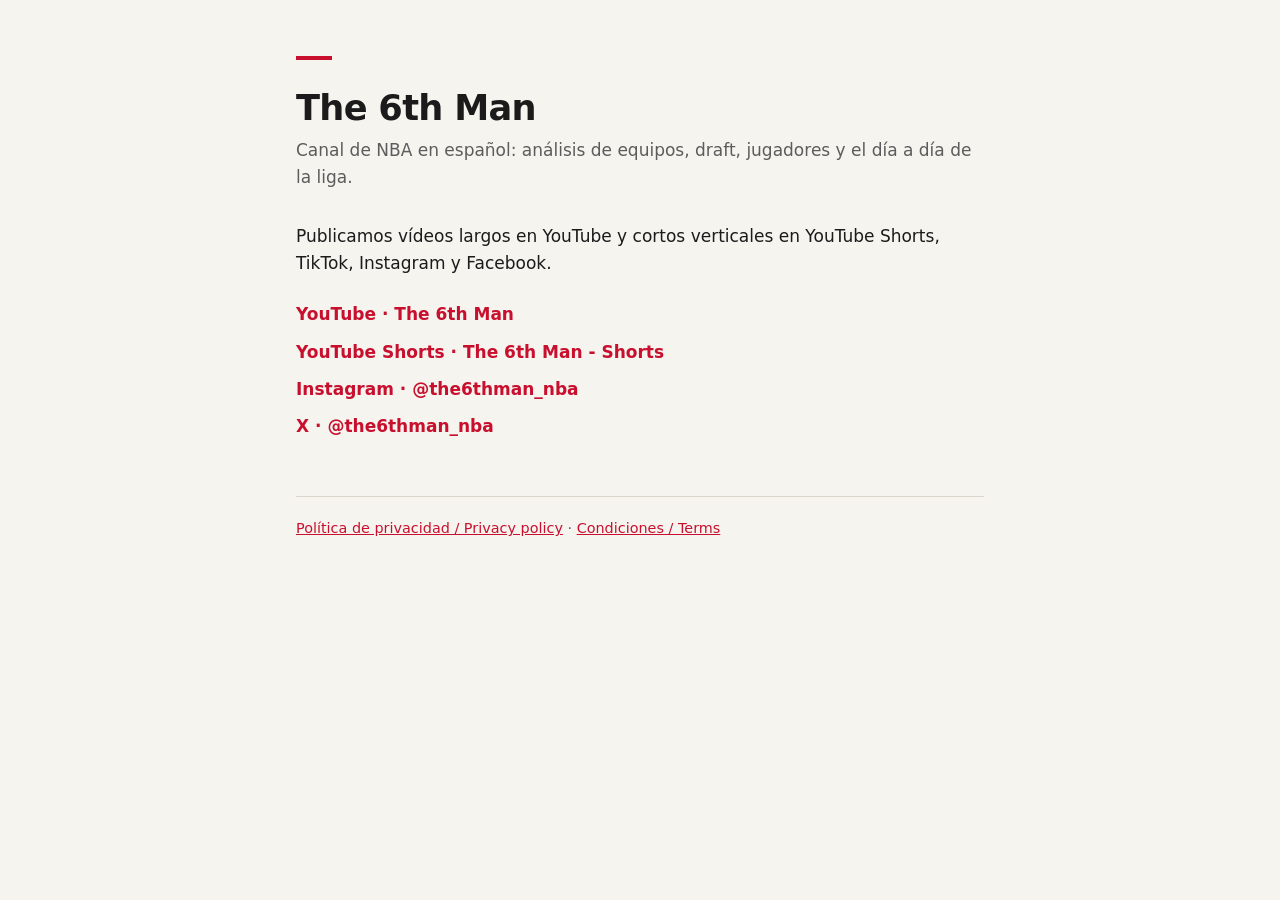
<file: index.html>
<!doctype html>
<html lang="es">
<head>
  <meta charset="utf-8">
  <meta name="viewport" content="width=device-width, initial-scale=1">
  <title>The 6th Man</title>
  <meta name="description" content="The 6th Man, canal de NBA en español.">
  <link rel="stylesheet" href="estilo.css">
</head>
<body>
<main>
  <span class="marca"></span>
  <h1>The 6th Man</h1>
  <p class="sub">Canal de NBA en español: análisis de equipos, draft, jugadores y el día a día de la liga.</p>

  <p>Publicamos vídeos largos en YouTube y cortos verticales en YouTube Shorts, TikTok, Instagram y
  Facebook.</p>

  <ul class="redes">
    <li><a href="https://www.youtube.com/@The6thMan-NBA">YouTube · The 6th Man</a></li>
    <li><a href="https://www.youtube.com/channel/UCEVz86K3PMH2YVpW9ITjdMw">YouTube Shorts · The 6th Man - Shorts</a></li>
    <li><a href="https://www.instagram.com/the6thman_nba/">Instagram · @the6thman_nba</a></li>
    <li><a href="https://x.com/the6thman_nba">X · @the6thman_nba</a></li>
  </ul>

  <footer>
    <a href="privacidad.html">Política de privacidad / Privacy policy</a> ·
    <a href="condiciones.html">Condiciones / Terms</a>
  </footer>
</main>
</body>
</html>
</file>
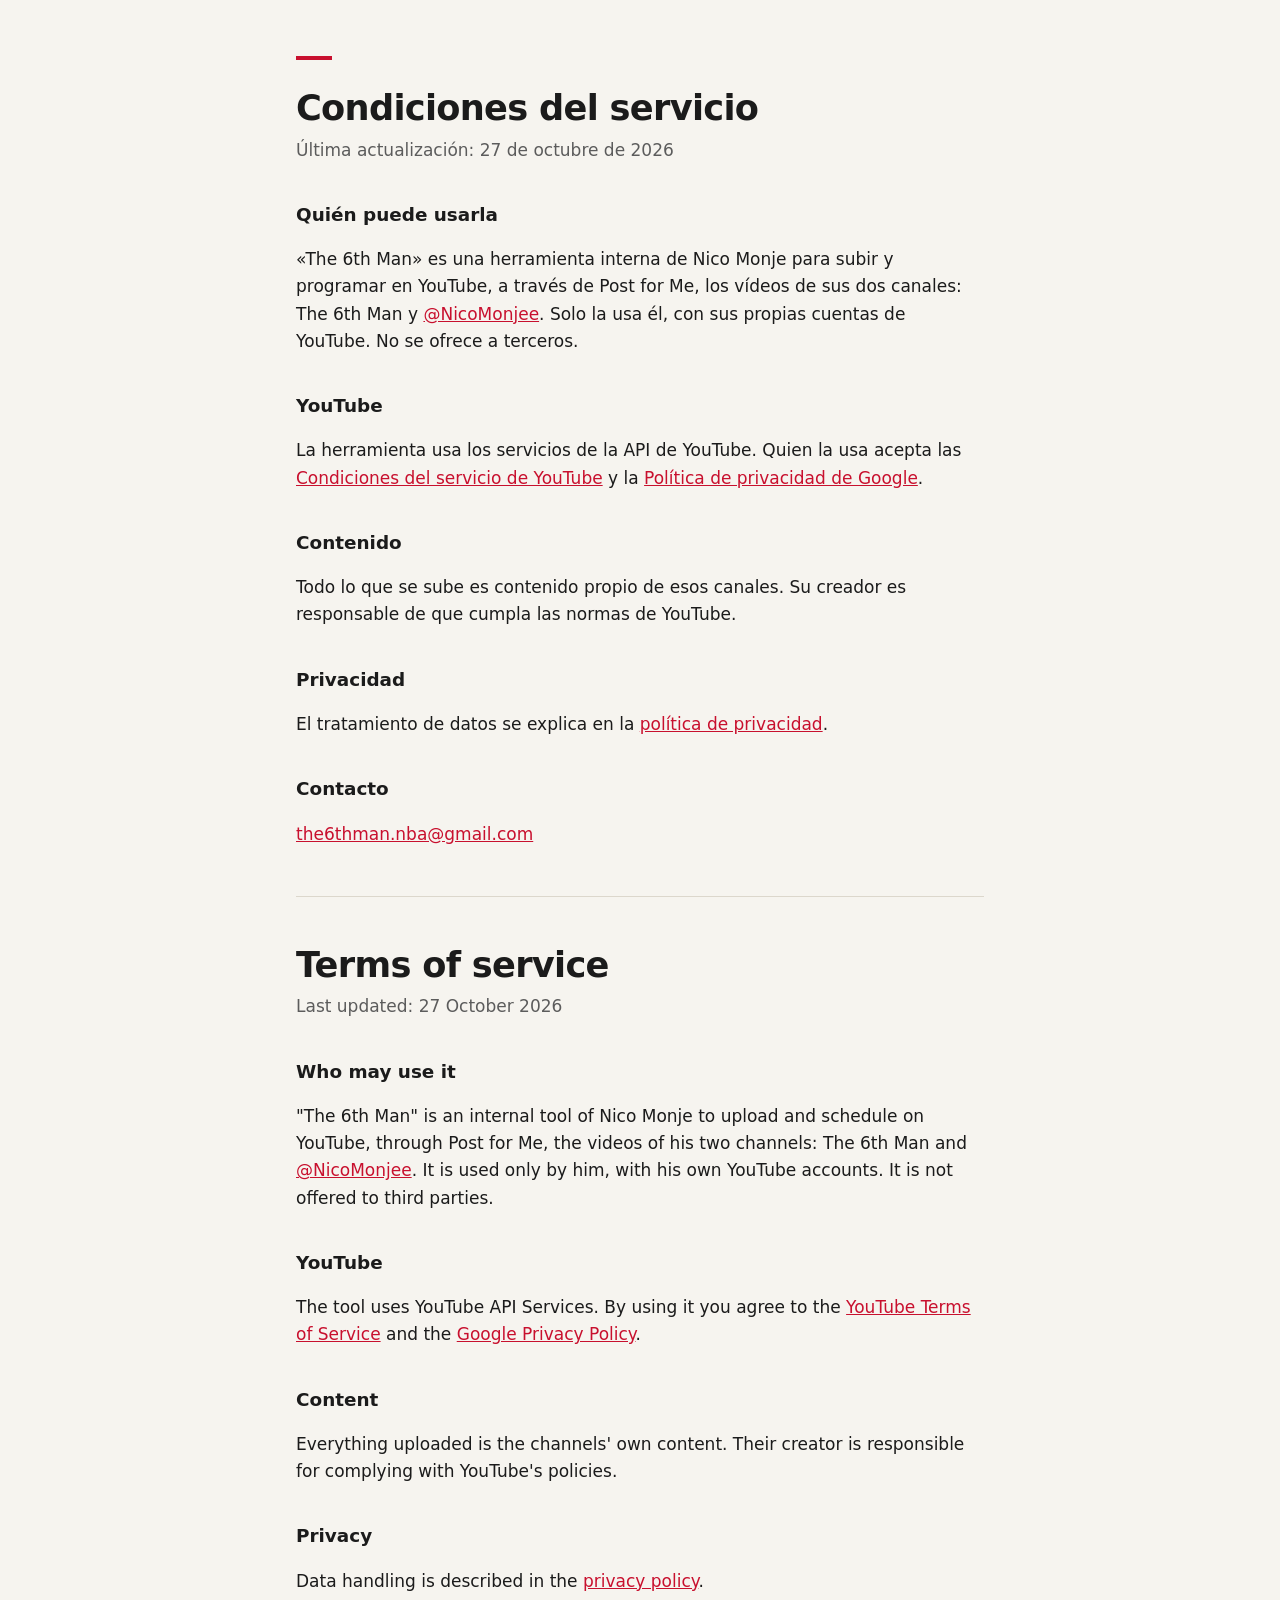
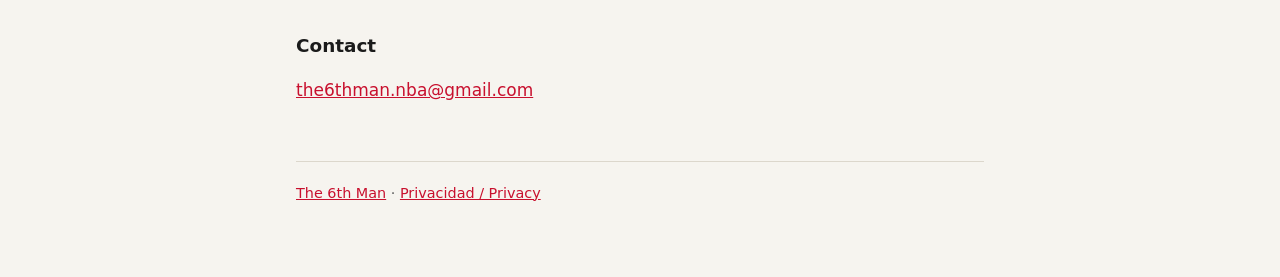
<file: condiciones.html>
<!doctype html>
<html lang="es">
<head>
  <meta charset="utf-8">
  <meta name="viewport" content="width=device-width, initial-scale=1">
  <title>Condiciones del servicio · The 6th Man</title>
  <meta name="description" content="Condiciones de uso de la herramienta de publicación de The 6th Man.">
  <link rel="stylesheet" href="estilo.css">
</head>
<body>
<main>
  <span class="marca"></span>
  <h1>Condiciones del servicio</h1>
  <p class="sub">Última actualización: 27 de octubre de 2026</p>

  <h2>Quién puede usarla</h2>
  <p>«The 6th Man» es una herramienta interna de Nico Monje para subir y programar en YouTube, a
  través de Post for Me, los vídeos de sus dos canales: The 6th Man y
  <a href="https://www.youtube.com/@NicoMonjee">@NicoMonjee</a>. Solo la usa él, con sus propias
  cuentas de YouTube. No se ofrece a terceros.</p>

  <h2>YouTube</h2>
  <p>La herramienta usa los servicios de la API de YouTube. Quien la usa acepta las
  <a href="https://www.youtube.com/t/terms">Condiciones del servicio de YouTube</a> y la
  <a href="https://policies.google.com/privacy">Política de privacidad de Google</a>.</p>

  <h2>Contenido</h2>
  <p>Todo lo que se sube es contenido propio de esos canales. Su creador es responsable de que cumpla
  las normas de YouTube.</p>

  <h2>Privacidad</h2>
  <p>El tratamiento de datos se explica en la <a href="privacidad.html">política de privacidad</a>.</p>

  <h2>Contacto</h2>
  <p><a href="mailto:the6thman.nba@gmail.com">the6thman.nba@gmail.com</a></p>

  <hr>

  <div lang="en">
    <h1>Terms of service</h1>
    <p class="sub">Last updated: 27 October 2026</p>

    <h2>Who may use it</h2>
    <p>"The 6th Man" is an internal tool of Nico Monje to upload and schedule on YouTube, through Post
    for Me, the videos of his two channels: The 6th Man and
    <a href="https://www.youtube.com/@NicoMonjee">@NicoMonjee</a>. It is used only by him, with his own
    YouTube accounts. It is not offered to third parties.</p>

    <h2>YouTube</h2>
    <p>The tool uses YouTube API Services. By using it you agree to the
    <a href="https://www.youtube.com/t/terms">YouTube Terms of Service</a> and the
    <a href="https://policies.google.com/privacy">Google Privacy Policy</a>.</p>

    <h2>Content</h2>
    <p>Everything uploaded is the channels' own content. Their creator is responsible for complying
    with YouTube's policies.</p>

    <h2>Privacy</h2>
    <p>Data handling is described in the <a href="privacidad.html">privacy policy</a>.</p>

    <h2>Contact</h2>
    <p><a href="mailto:the6thman.nba@gmail.com">the6thman.nba@gmail.com</a></p>
  </div>

  <footer><a href="index.html">The 6th Man</a> · <a href="privacidad.html">Privacidad / Privacy</a></footer>
</main>
</body>
</html>
</file>
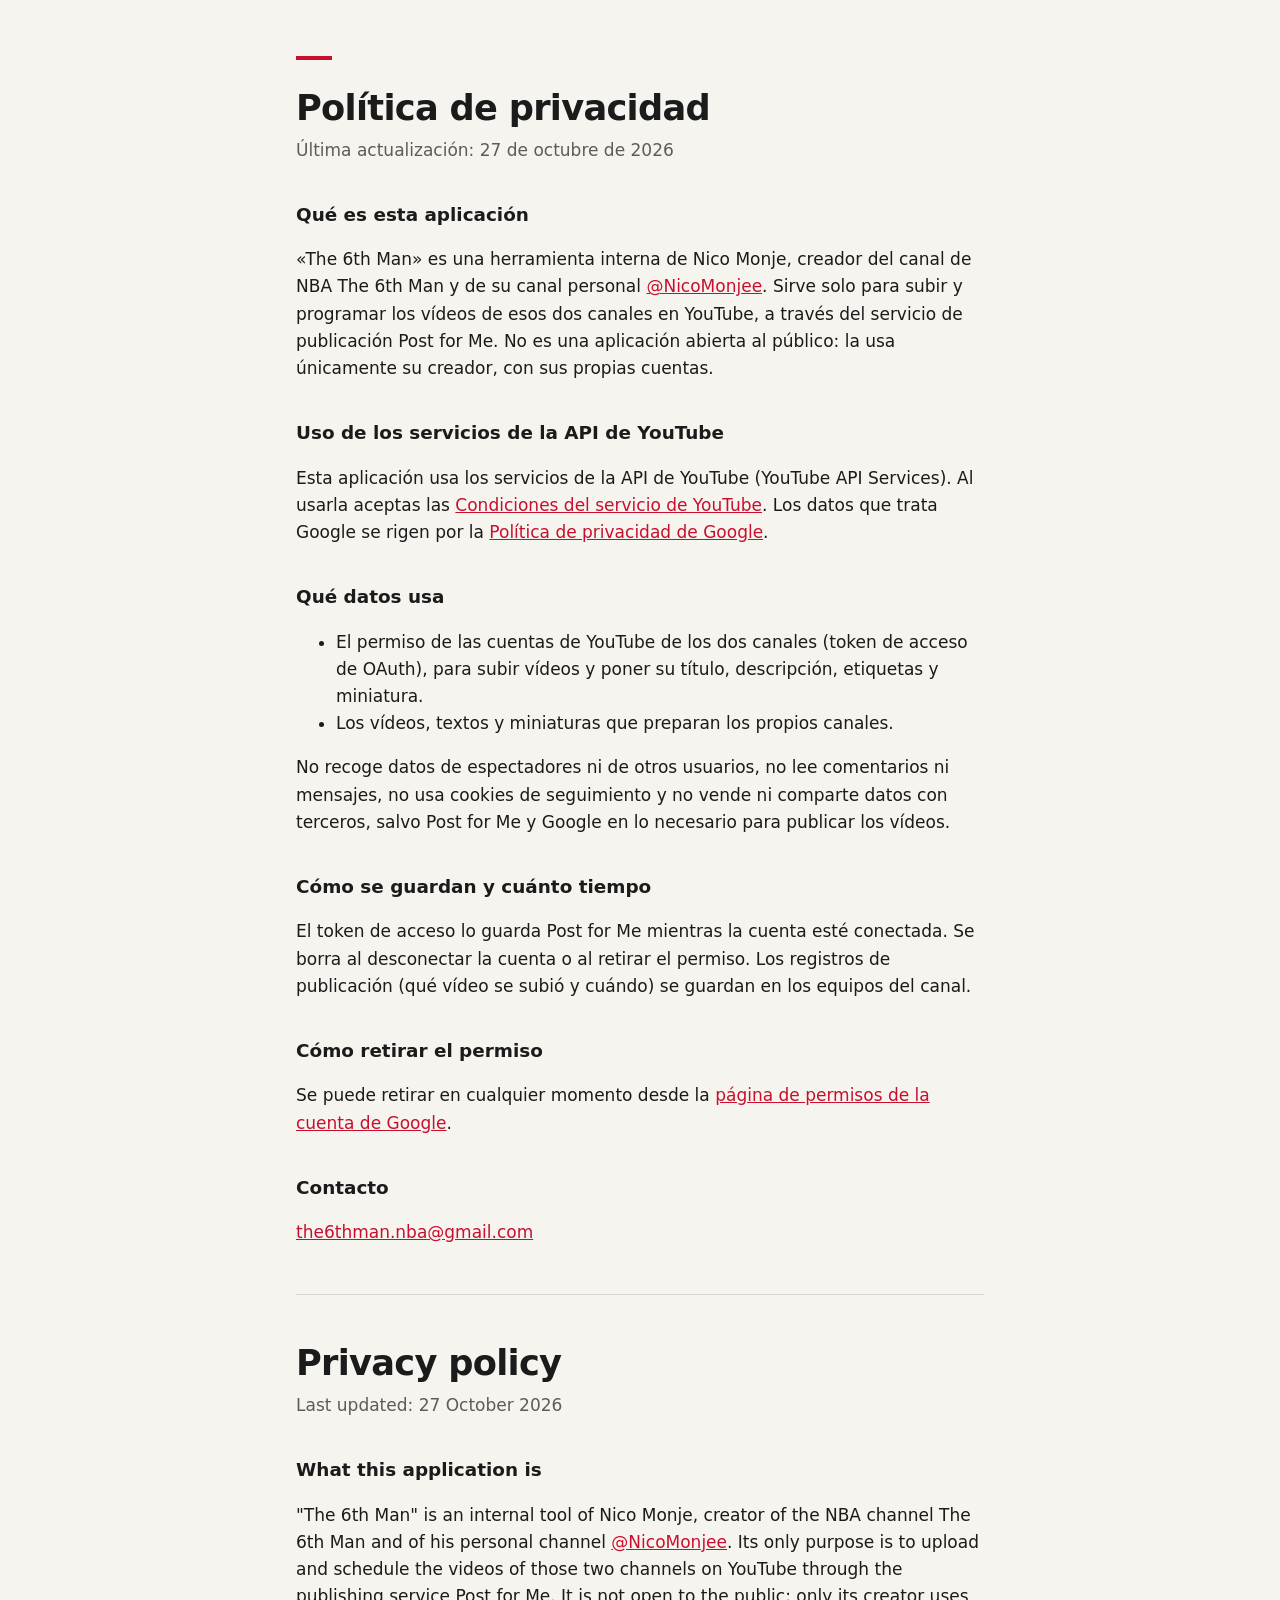
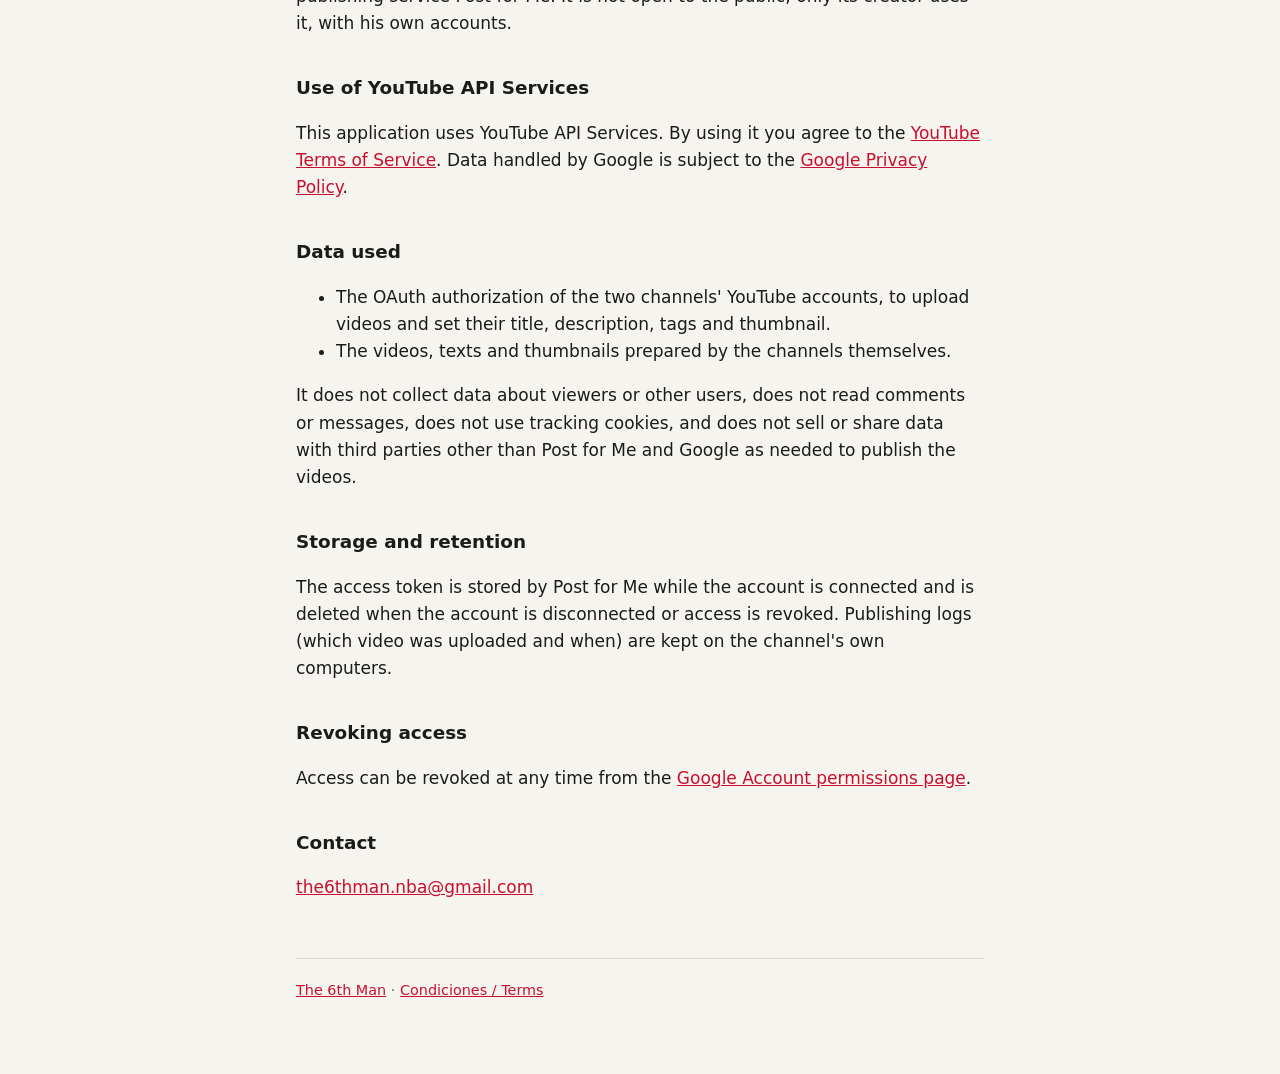
<file: privacidad.html>
<!doctype html>
<html lang="es">
<head>
  <meta charset="utf-8">
  <meta name="viewport" content="width=device-width, initial-scale=1">
  <title>Política de privacidad · The 6th Man</title>
  <meta name="description" content="Política de privacidad de la herramienta de publicación de The 6th Man.">
  <link rel="stylesheet" href="estilo.css">
</head>
<body>
<main>
  <span class="marca"></span>
  <h1>Política de privacidad</h1>
  <p class="sub">Última actualización: 27 de octubre de 2026</p>

  <h2>Qué es esta aplicación</h2>
  <p>«The 6th Man» es una herramienta interna de Nico Monje, creador del canal de NBA The 6th Man y de
  su canal personal <a href="https://www.youtube.com/@NicoMonjee">@NicoMonjee</a>. Sirve solo para
  subir y programar los vídeos de esos dos canales en YouTube, a través del servicio de publicación
  Post for Me. No es una aplicación abierta al público: la usa únicamente su creador, con sus propias
  cuentas.</p>

  <h2>Uso de los servicios de la API de YouTube</h2>
  <p>Esta aplicación usa los servicios de la API de YouTube (YouTube API Services). Al usarla aceptas
  las <a href="https://www.youtube.com/t/terms">Condiciones del servicio de YouTube</a>. Los datos que
  trata Google se rigen por la <a href="https://policies.google.com/privacy">Política de privacidad de
  Google</a>.</p>

  <h2>Qué datos usa</h2>
  <ul>
    <li>El permiso de las cuentas de YouTube de los dos canales (token de acceso de OAuth), para subir
    vídeos y poner su título, descripción, etiquetas y miniatura.</li>
    <li>Los vídeos, textos y miniaturas que preparan los propios canales.</li>
  </ul>
  <p>No recoge datos de espectadores ni de otros usuarios, no lee comentarios ni mensajes, no usa
  cookies de seguimiento y no vende ni comparte datos con terceros, salvo Post for Me y Google en lo
  necesario para publicar los vídeos.</p>

  <h2>Cómo se guardan y cuánto tiempo</h2>
  <p>El token de acceso lo guarda Post for Me mientras la cuenta esté conectada. Se borra al
  desconectar la cuenta o al retirar el permiso. Los registros de publicación (qué vídeo se subió y
  cuándo) se guardan en los equipos del canal.</p>

  <h2>Cómo retirar el permiso</h2>
  <p>Se puede retirar en cualquier momento desde la
  <a href="https://security.google.com/settings/security/permissions">página de permisos de la cuenta
  de Google</a>.</p>

  <h2>Contacto</h2>
  <p><a href="mailto:the6thman.nba@gmail.com">the6thman.nba@gmail.com</a></p>

  <hr>

  <h1 lang="en">Privacy policy</h1>
  <p class="sub" lang="en">Last updated: 27 October 2026</p>
  <div lang="en">
    <h2>What this application is</h2>
    <p>"The 6th Man" is an internal tool of Nico Monje, creator of the NBA channel The 6th Man and of
    his personal channel <a href="https://www.youtube.com/@NicoMonjee">@NicoMonjee</a>. Its only
    purpose is to upload and schedule the videos of those two channels on YouTube through the
    publishing service Post for Me. It is not open to the public; only its creator uses it, with his
    own accounts.</p>

    <h2>Use of YouTube API Services</h2>
    <p>This application uses YouTube API Services. By using it you agree to the
    <a href="https://www.youtube.com/t/terms">YouTube Terms of Service</a>. Data handled by Google is
    subject to the <a href="https://policies.google.com/privacy">Google Privacy Policy</a>.</p>

    <h2>Data used</h2>
    <ul>
      <li>The OAuth authorization of the two channels' YouTube accounts, to upload videos and set
      their title, description, tags and thumbnail.</li>
      <li>The videos, texts and thumbnails prepared by the channels themselves.</li>
    </ul>
    <p>It does not collect data about viewers or other users, does not read comments or messages, does
    not use tracking cookies, and does not sell or share data with third parties other than Post for Me
    and Google as needed to publish the videos.</p>

    <h2>Storage and retention</h2>
    <p>The access token is stored by Post for Me while the account is connected and is deleted when the
    account is disconnected or access is revoked. Publishing logs (which video was uploaded and when)
    are kept on the channel's own computers.</p>

    <h2>Revoking access</h2>
    <p>Access can be revoked at any time from the
    <a href="https://security.google.com/settings/security/permissions">Google Account permissions
    page</a>.</p>

    <h2>Contact</h2>
    <p><a href="mailto:the6thman.nba@gmail.com">the6thman.nba@gmail.com</a></p>
  </div>

  <footer><a href="index.html">The 6th Man</a> · <a href="condiciones.html">Condiciones / Terms</a></footer>
</main>
</body>
</html>
</file>
<file: estilo.css>
:root {
  --fondo: #f6f4ef;
  --texto: #1b1b1b;
  --suave: #5c5c5c;
  --linea: #dcd7cc;
  --acento: #c8102e;
}
@media (prefers-color-scheme: dark) {
  :root {
    --fondo: #121212;
    --texto: #ececec;
    --suave: #a3a3a3;
    --linea: #2e2e2e;
    --acento: #ff4d5e;
  }
}
* { box-sizing: border-box; }
body {
  margin: 0;
  background: var(--fondo);
  color: var(--texto);
  font: 17px/1.6 system-ui, -apple-system, "Segoe UI", Roboto, sans-serif;
}
main { max-width: 720px; margin: 0 auto; padding: 56px 16px 72px; }
h1 { font-size: 2.2rem; line-height: 1.15; margin: 0 0 8px; letter-spacing: -0.02em; }
h2 { font-size: 1.15rem; margin: 36px 0 8px; }
p, li { color: var(--texto); }
.sub { color: var(--suave); margin: 0 0 32px; }
.marca { display: inline-block; width: 36px; height: 4px; background: var(--acento); margin-bottom: 20px; }
a { color: var(--acento); }
ul.redes { list-style: none; padding: 0; margin: 24px 0; display: grid; gap: 10px; }
ul.redes a { text-decoration: none; font-weight: 600; }
footer { margin-top: 56px; padding-top: 20px; border-top: 1px solid var(--linea); color: var(--suave); font-size: 0.9rem; }
hr { border: 0; border-top: 1px solid var(--linea); margin: 48px 0; }
</file>
